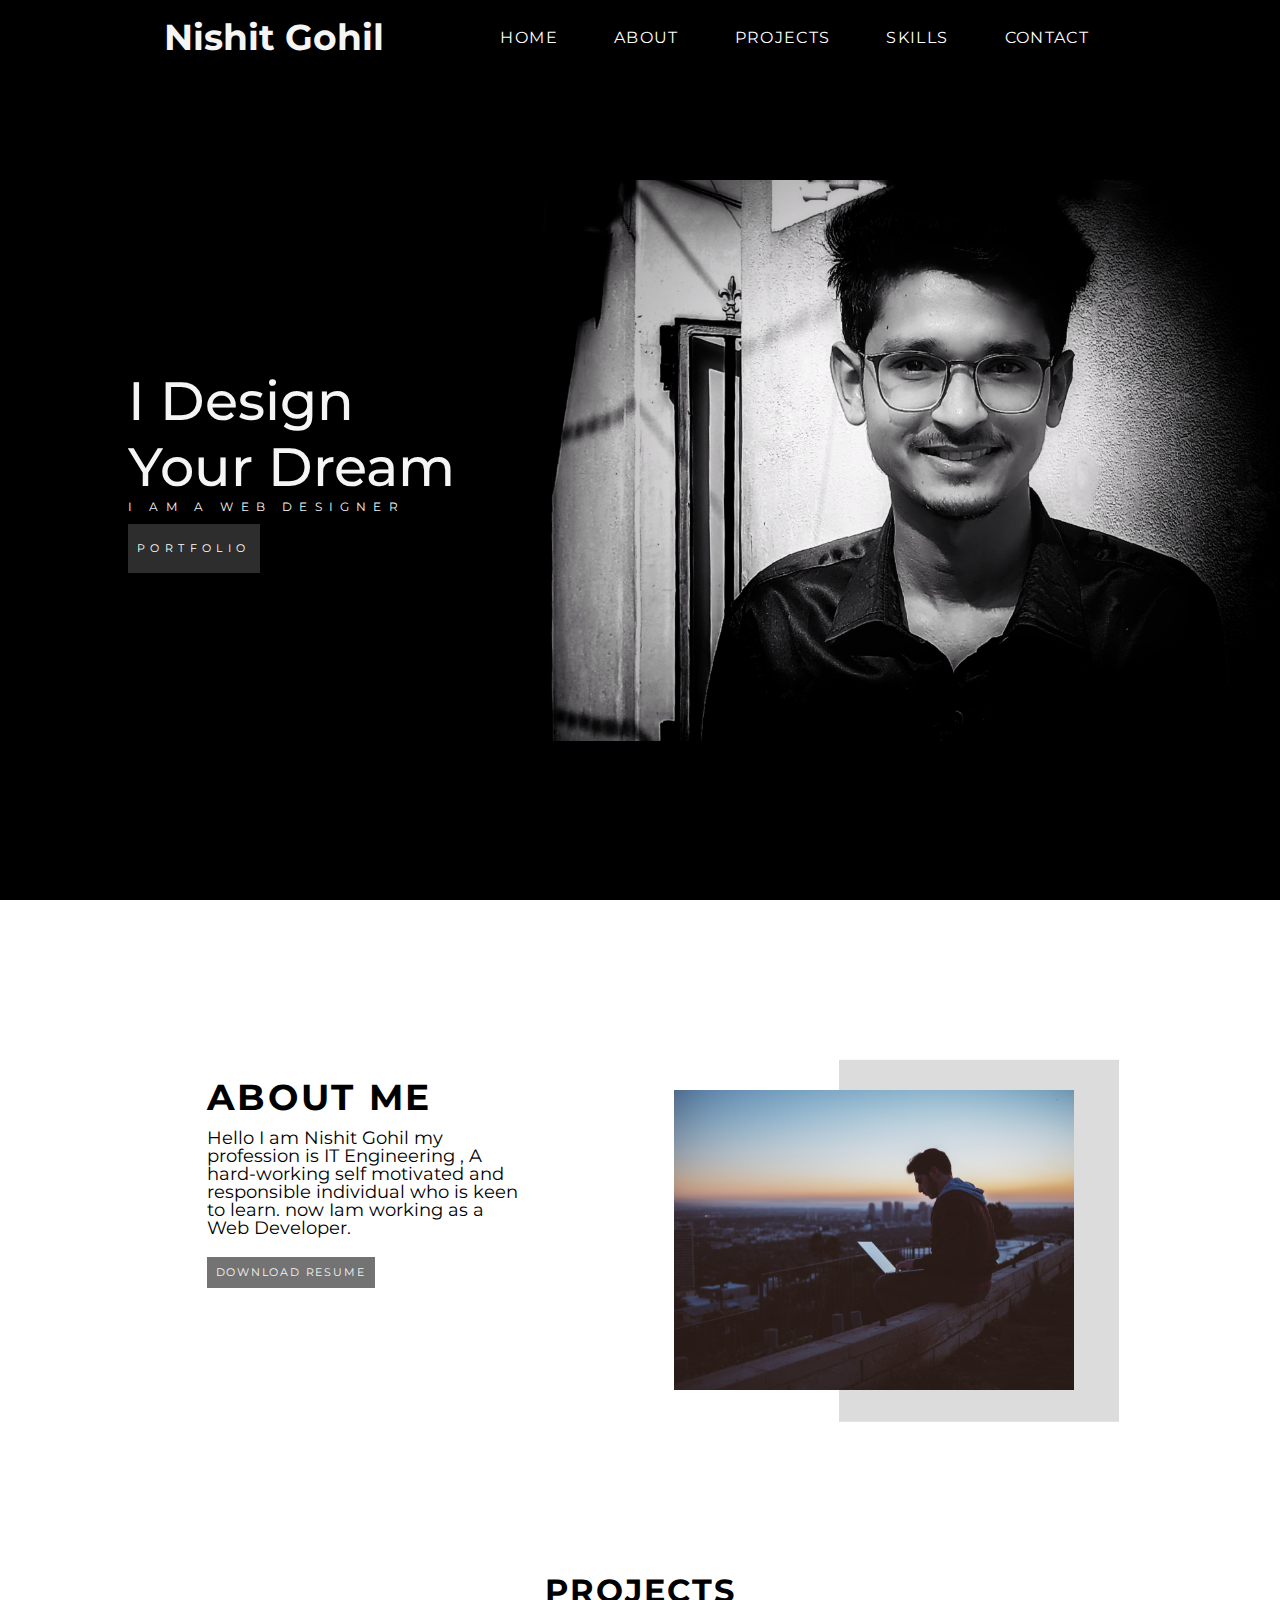
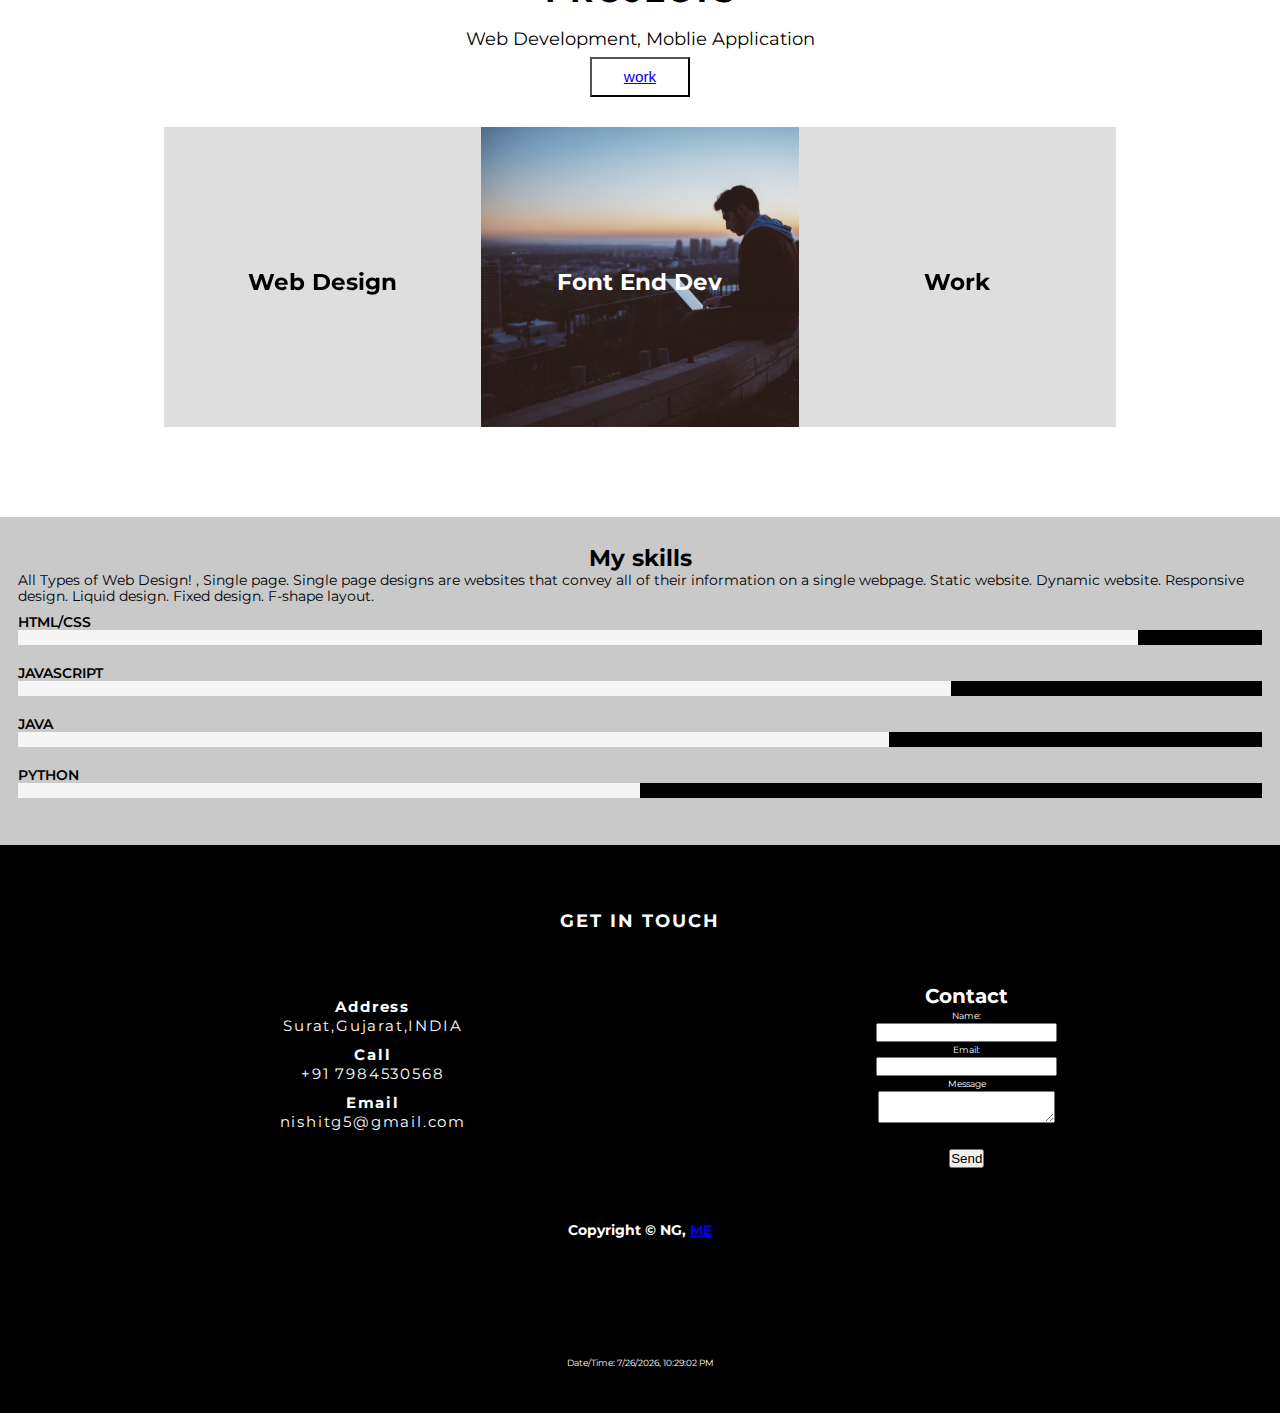
<file: index.html>
<!DOCTYPE html>
<html lang="en">

<head>
    <meta charset="UTF-8" name="viewport">
    <meta name="viewport" content="width=device-width, initial-scale=1.0">
    <title>Welcome to Nishit Gohil website</title>
    <link rel="stylesheet" href="https://cdnjs.cloudflare.com/ajax/libs/font-awesome/5.12.1/css/all.min.css" integrity="sha256-mmgLkCYLUQbXn0B1SRqzHar6dCnv9oZFPEC1g1cwlkk=" crossorigin="anonymous" />
    <link rel="stylesheet" href="style.css">
</head>

<body>
    <!-- nav-bar  -->
    <section id="nav-bar" class="container">
        <header class="nav-bar">
            <div class="brand">
                <a href="index.html" style="text-decoration: none;">
                    <h1>Nishit Gohil</h1>
                </a>
            </div>
            <div class="nav-list">
                <div class="hamburger">
                    <div class="bar"></div>
                </div>
                <ul>
                    <li><a href="#hero">Home </a></li>
                    <li><a href="#about">About</a></li>
                    <li><a href="#projects">Projects</a></li>
                    <li><a href="#skills">Skills</a></li>
                    <li><a href="#footer">Contact</a></li>
                </ul>
            </div>
        </header>
    </section>
    <!-- End nav-bar  -->

    <!-- Hero Section  -->
    <section id="hero" class="hero container">
        <div class="hero-info">
            <h1 class="hero-info-heading">I Design <br>Your Dream</h1>
            <p class="hero-info-subheading">I am a web designer</p>
            <a href="#projects" type="button" class="hero-info-button">Portfolio</a>
        </div>
        <div class="hero-img">
            <img src="./images/img-1.jpg" alt="text">
        </div>
    </section>
    <!-- End Hero Section  -->

    <!-- home Section  -->
    <section id="home" class="home container">
        <a href="#home" type="button" class="home-button"></a>
    </section>
    <!-- End home Section  -->

    <!-- About section  -->
    <section id="about" class="about container">
        <div class="about-info">
            <h1 class="about-info-heading">About Me</h1>
            <p class="about-info-desc">Hello I am Nishit Gohil my profession is IT Engineering , A hard-working self motivated and responsible individual who is keen to learn. now Iam working as a Web Developer.</p>
            <a href="./ng.pdf" type="button" class="about-info-button">Download Resume</a>
        </div>
        <div class="about-img">
            <div class="about-img-wrapper">
                <img src="./images/img-2.jpg">
            </div>
        </div>
    </section>
    <!-- End About section  -->

    <!-- project Section  -->
    <section id="projects" class="projects container">
        <div class="projects-header">
            <h1 class="projects-header-heading">projects</h1>
            <p class="projects-header-desc">Web Development, Moblie Application</p>
            <button class="btn btn-success" name="send" style="
                margin-top: 1rem;
                        display: inline-block;
                        padding: 1rem 3.5rem;
                        border-radius: 0rem;
                        font-size: 1.7rem;
                        cursor: pointer;
                        background: none;
                        color: var(--black);
                        box-shadow: var(--box-shadow);
                        text-decoration: none;
                    ">
                <a href="./work.html" type="button" class="about-info-button">work</a> </button>
        </div>
        <div class="projects-info">
            <div class="project">
                <div class="project-card">
                    <div class="project-front">
                        <i class="fa fa-palette"></i>
                        <h1 class="project-front-heading">Web Design</h1>
                    </div>
                    <div class="project-back">
                        <h1 class="project-back-heading">Web Design</h1>
                        <p class="project-back-desc">All Types of Web Design! , Single page. Single page designs are websites that convey all of their information on a single webpage. Static website. Dynamic website. Responsive design. Liquid design. Fixed design. F-shape layout.
                            Z-shape layout!</p>
                    </div>
                </div>
            </div>
            <div class="project">
                <div class="project-card">
                    <div class="project-front">
                        <i class="fa fa-laptop-code"></i>
                        <h1 class="project-front-heading">Font End Dev</h1>
                    </div>
                    <div class="project-back">
                        <h1 class="project-back-heading">Front End Dev</h1>
                        <p class="project-back-desc">HTML and CSS. JavaScript. Frameworks and Libraries. Version control. Cross-browser and device testing. Web performance optimization (WPO) Search engine optimization (SEO), Chrome DevTools. HTML5 Boilerplate. Sass. AngularJS. jQuery.
                            Visual Studio Code. Git. TypeScript.</p>
                    </div>
                </div>
            </div>
            <div class="project">
                <div class="project-card">
                    <div class="project-front">
                        <i class="fa fa-building"></i>
                        <h1 class="project-front-heading">Work</h1>
                    </div>
                    <div class="project-back">
                        <h1 class="project-back-heading">Work</h1>
                        <p class="project-back-desc">Portfolio Site, Auto Consultation Site, Moblie Application</p>
                    </div>
                </div>
            </div>
        </div>
    </section>
    <!-- End project Section  -->

    <!-- skills Section  -->
    <section id="skills" class="skills ,container">
        <div class="container">
            <div class="row">
                <div class="">
                    <h2 class="skills-heading">My skills</h2>
                </div>
                <div class="">
                    <div class="skill-desc">
                        <p>All Types of Web Design! , Single page. Single page designs are websites that convey all of their information on a single webpage. Static website. Dynamic website. Responsive design. Liquid design. Fixed design. F-shape layout.</p>
                    </div>
                </div>

                <div class="skill-box wow fadeInDown" data-wow-delay=".6s">
                    <label> HTML/CSS</label>
                    <div class="progress">
                        <div class="progress-bar" role="progress-bar" aria-valuemin="0" aria-valuenow="90" aria-valuemax="100" style="width: 90%;">
                            90%
                        </div>
                    </div>
                </div>
                <div class="skill-box wow fadeInDown" data-wow-delay=".8s">
                    <label> JavaScript </label>
                    <div class="progress">
                        <div class="progress-bar" role="progress-bar" aria-valuemin="0" aria-valuenow="65" aria-valuemax="100" style="width: 75%;">
                            75%
                        </div>
                    </div>
                </div>
                <div class="col-md-6 col-sm-6 wow fadeInRight">
                    <div class="skill-box wow fadeInDown" data-wow-delay=".2s">
                        <label> Java</label>
                        <div class="progress">
                            <div class="progress-bar" role="progress-bar" aria-valuemin="0" aria-valuenow="70" aria-valuemax="100" style="width: 70%;">
                                70%
                            </div>
                        </div>
                    </div>
                    <div class="skill-box wow fadeInDown" data-wow-delay=".4s">
                        <label> Python</label>
                        <div class="progress">
                            <div class="progress-bar" role="progress-bar" aria-valuemin="0" aria-valuenow="85" aria-valuemax="100" style="width: 50%;">
                                50%
                            </div>
    </section>
    <!-- End skills Section  -->

    <!-- Footer section  -->

    <footer id="footer" class="footer container">
        <div class="footer-contact">
            <h2 class="footer-contact-heading">Get in Touch</h2>
        </div>

        <table style="width: 100%; height: 25vh;">
            <tr>
                <td>
                    <div class="footer-contact">
                        <div class="row">
                            <div class="footer-contact-info">
                                <h4>Address</h4>
                                <p>Surat,Gujarat,INDIA</p>
                            </div>
                            <div class="footer-contact-info">
                                <h4>Call</h4>
                                <p>+91 7984530568</p>
                            </div>
                            <div class="footer-contact-info">
                                <h4>Email</h4>
                                <p>nishitg5@gmail.com</p>
                            </div>
                        </div>

                        <div class="footer-social-follow">
                            <h1 class="footer-social-follow-heading"> </h1>
                            <div class="footer-social-icon">
                                <a href="https://www.facebook.com/nishit.gohel.336"><i class="fab fa-facebook"></i></a>
                                <a href="https://www.instagram.com/nishit_gohil/"><i
                                        class="fab fa-instagram-square"></i></a>
                                <a href="https://in.linkedin.com/in/nishit-gohil-9710491a2"><i
                                        class="fab fa-linkedin"></i></a>
                                <a href="https://github.com/nishitgohil"><i class="fab fa-github"></i></a>
                            </div>
                        </div>
                    </div>
                </td>
                <td>
                    <div class="container">
                        <div class="footer-social-follow">
                            <div class="col-md-6 col-sm-6 wow fadeInRight">
                                <div class="footer,contact-box">
                                    <div class="footer,contact-form">
                                        <!-- <form class="contact-box"> -->
                                        <table>
                                            <!-- <form action="pro.php" method="POST"> -->
                                            <div class="form-group">
                                                <form id="contact-form" method="post" action="contact.php">
                                                    <tr>
                                                        <th colspan="2" style="font-size: 20px;">Contact</th>
                                                        <br><br>
                                                    </tr>
                                                    <tr>
                                                        <td><label>Name:</label></td>
                                                        <tr>
                                                            <td><input type="text" name="name" class="form-control" required></td>
                                                        </tr>
                                                    </tr>
                                            </div>
                                            <div class="form-group">
                                                <tr>
                                                    <td><label>Email:</label></td>
                                                    <tr>
                                                        <td><input type="email" name="email" class="form-control" required></td>
                                                    </tr>
                                                </tr>
                                            </div>
                                            <div class="form-group">
                                                <tr>
                                                    <td><label>Message</label></td>
                                                    <tr>
                                                        <td><textarea class="form-control" name="message" required></textarea></td>
                                                    </tr>
                                                </tr>
                                            </div>

                                            <div class="form-group, contact-box">
                                                <tr>
                                                    <td colspan="2">
                                                        <br></br>
                                                        <button class="btn btn-success" name="send">Send</button>
                                                        <!-- style="height:30px;width:100px; border:0px;" value="Mail it"> -->
                                                </tr>
                                                </form>
                                        </table>
                                        </div>
                                    </div>
                                </div>
                            </div>
                        </div>
                        </td>
            </tr>
        </table>
        <div class="footer,contact-box">
            <div class="footer"><span>
                    <h2>Copyright © NG, <a href="index.html">ME</h2></a>
                </span>
            </div>

            <div class="container,footer,footer-contact">
                <p>Date/Time: <span id="datetime"></span></p>
            </div>
            <script>
                var dt = new Date();
                document.getElementById("datetime").innerHTML = dt.toLocaleString();
            </script>
            <!-- End Footer section  -->

            <!-- .js -->
            <script src="./app.js"></script>

            <!-- End .js -->
</body>

</html>
</file>
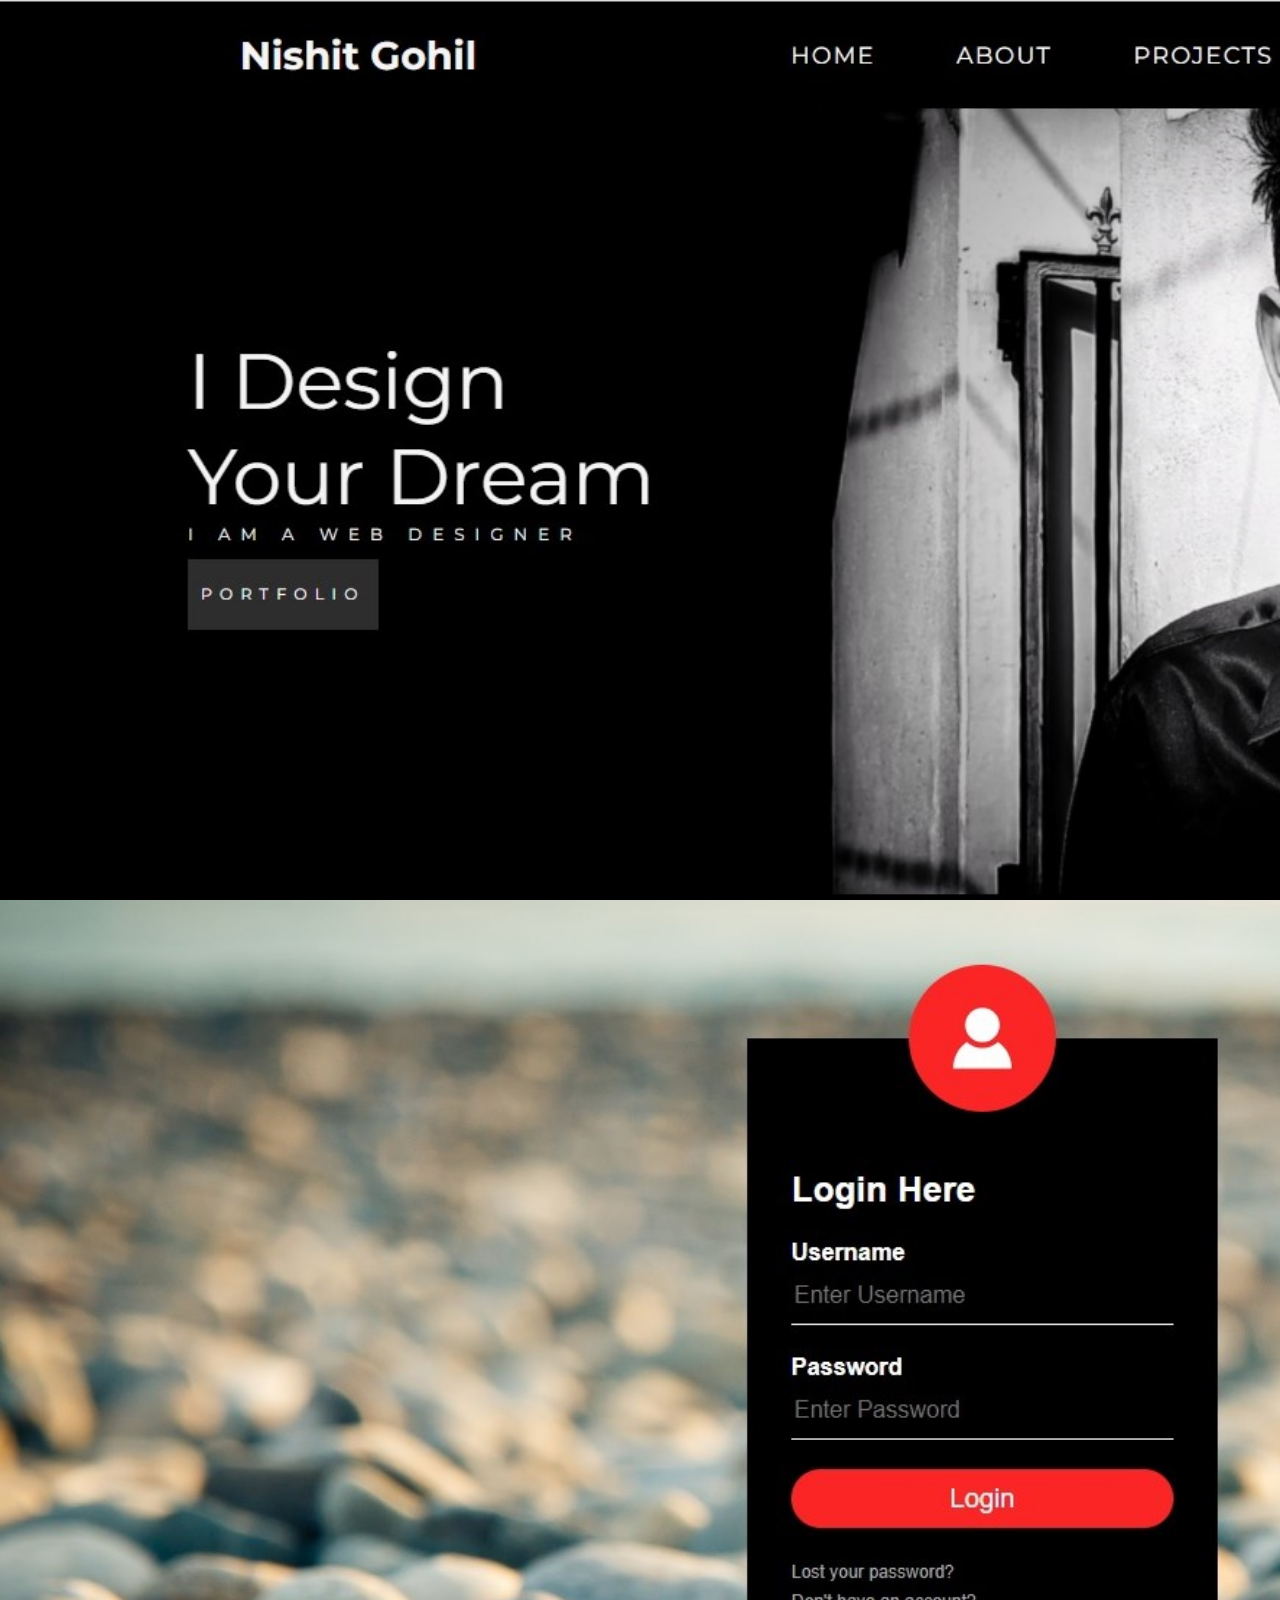
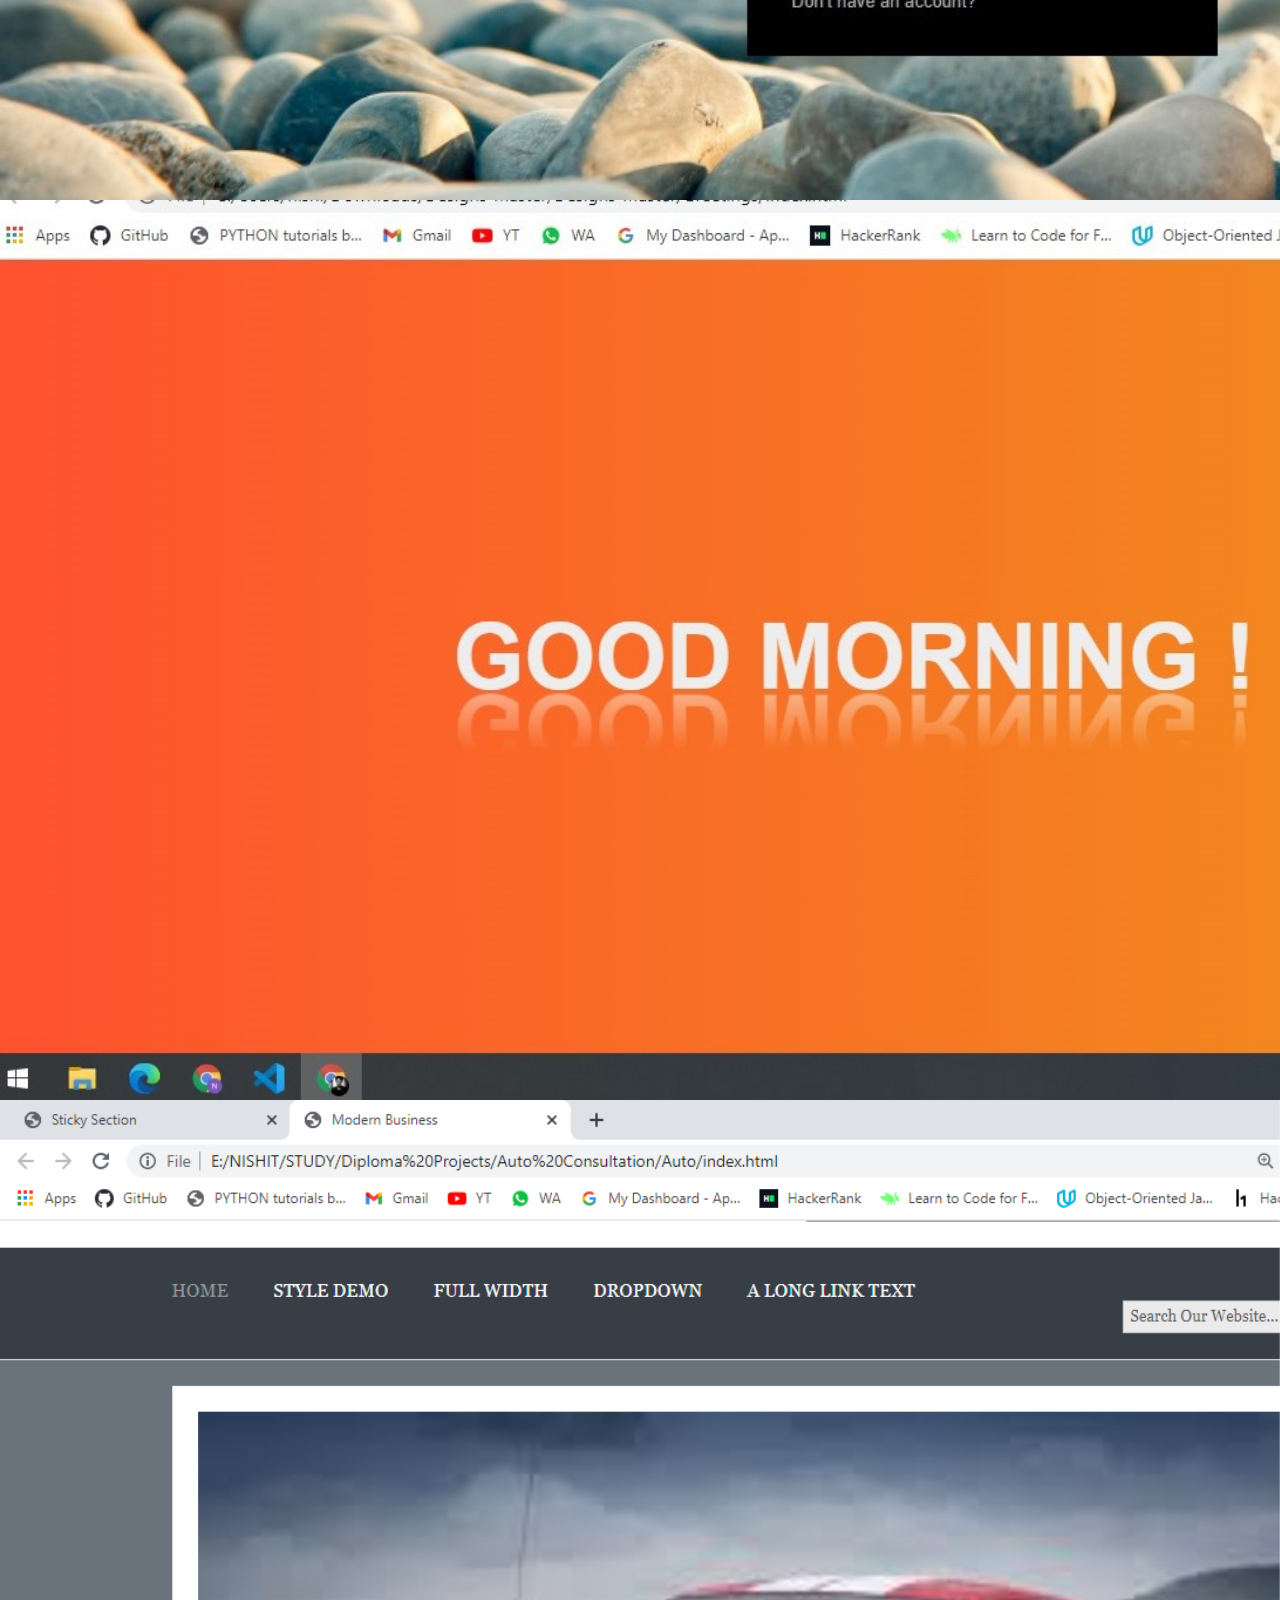
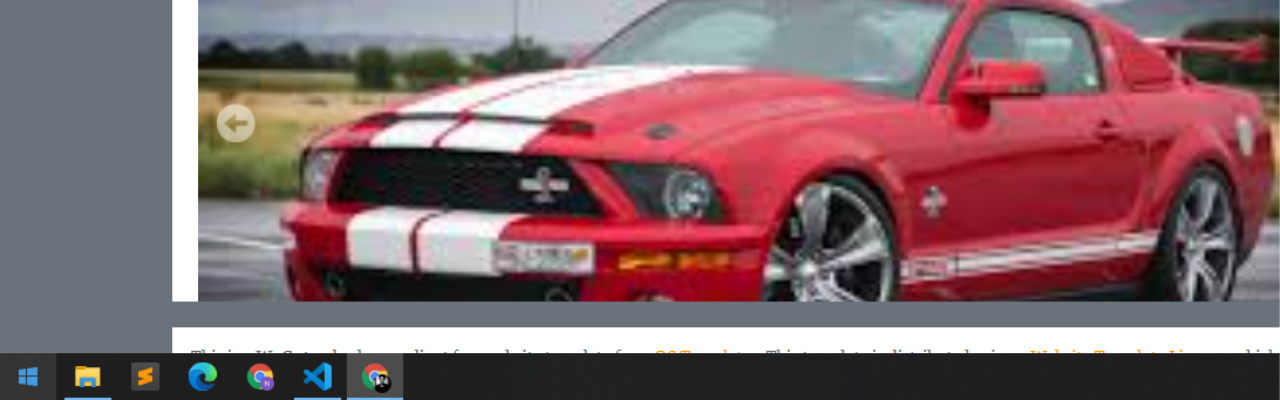
<file: work.html>
<!DOCTYPE html>
<html lang="en">

<head>
    <meta charset="UTF-8">
    <meta name="viewport" content="width=device-width, initial-scale=1.0">
    <meta http-equiv="X-UA-Compatible" content="ie=edge">
    <title>Work</title>
    <link rel="stylesheet" type="text/css" href="assets/main.css" />
</head>

<body>
    <div class="container">
        <div class="section"></div>
        <div class="section"></div>
        <div class="section"></div>
        <div class="section"></div>
        <!-- <div class="section"></div> -->
    </div>

</body>

</html>
</file>
<file: style.css>
@import url('https://fonts.googleapis.com/css?family=Montserrat:300,400,700&display=swap');
    * {
        padding: 0;
        margin: 0;
        box-sizing: border-box;
    }
    
    html {
        font-size: 9px;
        font-family: 'Montserrat', sans-serif;
        scroll-behavior: smooth;
    }
    
    .container {
        width: 100%;
        height: auto;
        display: flex;
        align-items: center;
        justify-content: center;
    }
    /* Nav Bar  */
    
    #nav-bar {
        height: auto;
        width: 100%;
        position: fixed;
        z-index: 10;
        background-color: black;
    }
    
    .nav-bar {
        background-color: black;
        left: 0;
        top: 0;
        padding: 1rem 4rem;
        width: 100%;
        display: flex;
        align-items: center;
        justify-content: space-between;
    }
    
    .nav-bar .brand a {
        font-family: 'Montserrat', sans-serif;
        font-size: 2rem;
        color: whitesmoke;
    }
    
    .nav-bar .nav-list {
        display: flex;
        align-items: center;
        justify-content: center;
    }
    
    .nav-bar .nav-list .hamburger {
        border: 1px solid white;
        border-radius: 50%;
        display: flex;
        align-items: center;
        justify-content: center;
        height: 40px;
        width: 40px;
        transition: .3s ease transform;
        cursor: pointer;
    }
    
    .nav-bar .nav-list .hamburger.active {
        transform: rotate(360deg);
    }
    
    .nav-bar .nav-list .hamburger.active .bar:before {
        top: 0;
        transform: rotate(45deg);
    }
    
    .nav-bar .nav-list .hamburger.active .bar:after {
        top: 0;
        transform: rotate(-45deg);
    }
    
    .nav-bar .nav-list .hamburger.active .bar {
        background-color: transparent;
    }
    
    .nav-bar .nav-list .hamburger .bar {
        height: 1px;
        width: 20px;
        background-color: white;
        position: relative;
        display: flex;
    }
    
    .nav-bar .nav-list .hamburger .bar::before,
    .nav-bar .nav-list .hamburger .bar::after {
        content: '';
        position: absolute;
        left: 0;
        height: 100%;
        width: 100%;
        background-color: white;
        transition: .3s ease all;
    }
    
    .nav-bar .nav-list .hamburger .bar::before {
        top: 8px;
    }
    
    .nav-bar .nav-list .hamburger .bar::after {
        bottom: 8px;
    }
    
    .nav-bar .nav-list ul {
        position: absolute;
        width: 100%;
        top: 0;
        left: 0;
        background-color: rgb(46, 45, 45);
        padding: 5rem;
        transform: translateY(-100%);
        transition: .3s ease transform;
        text-align: center;
        z-index: -1;
    }
    
    .nav-bar .nav-list ul li {
        list-style: none;
        display: block;
        position: relative;
    }
    
    .nav-bar .nav-list ul li:hover:after {
        transform: translateX(-50%) scale(1);
    }
    
    .nav-bar .nav-list ul li:after {
        content: '';
        position: absolute;
        width: 5rem;
        height: .2rem;
        background-color: white;
        left: 50%;
        transform: translateX(-50%) scale(0);
        bottom: 0;
        transition: .3s ease transform;
    }
    
    .nav-bar .nav-list ul li a {
        font-size: 1.8rem;
        text-decoration: none;
        text-transform: uppercase;
        color: white;
        display: block;
        letter-spacing: .15rem;
        padding: 2rem 3rem;
    }
    
    .nav-bar .nav-list.open ul {
        transform: translateY(90px);
    }
    /* End Nav Bar */
    /* Hero Section */
    
    .hero {
        min-height: 80vh;
        width: 100%;
        padding-top: 50px;
        justify-content: center;
        background-color: black;
        display: flex;
        flex-direction: column-reverse;
        justify-content: center;
        align-items: center;
    }
    
    .hero .hero-info {
        width: 90%;
        text-align: center;
    }
    
    .hero .hero-info .hero-info-heading {
        font-size: 3.5rem;
        font-weight: 500;
        color: whitesmoke;
    }
    
    .hero .hero-info .hero-info-subheading {
        font-size: 1.5rem;
        text-transform: uppercase;
        letter-spacing: .5rem;
        color: whitesmoke;
    }
    
    .hero .hero-info .hero-info-button {
        margin-top: 10px;
        margin-bottom: 10px;
        padding: 2rem 1rem;
        display: inline-block;
        font-size: 1.2rem;
        text-transform: uppercase;
        color: white;
        text-decoration: none;
        letter-spacing: .6rem;
        background-color: rgba(85, 85, 85, 0.534);
    }
    
    .hero .hero-img {
        height: auto;
        width: 100%;
        margin-bottom: 3rem;
    }
    
    .hero .hero-img img {
        height: 100%;
        width: 100%;
    }
    /* End Hero Section */
    /* About Section  */
    
    .about {
        width: 100%;
        min-height: 50vh;
        padding: 10rem 5rem;
        flex-direction: column;
    }
    
    .about .about-info {
        text-align: center;
    }
    
    .about .about-info .about-info-heading {
        font-size: 4rem;
        text-transform: uppercase;
        letter-spacing: .3rem;
        color: black;
    }
    
    .about .about-info .about-info-desc {
        font-size: 2rem;
        line-height: 2rem;
        margin-top: 10px;
    }
    
    .about .about-info .about-info-button {
        padding: 1rem 1rem;
        display: inline-block;
        background-color: rgba(0, 0, 0, 0.548);
        color: whitesmoke;
        text-decoration: none;
        font-size: 1.2rem;
        text-transform: uppercase;
        letter-spacing: .2rem;
        margin-top: 20px;
        margin-bottom: 20px;
    }
    
    .about .about-img {
        margin-top: 50px;
        display: block;
    }
    
    .about .about-img .about-img-wrapper {
        margin-top: 50px;
        height: auto;
        max-width: 400px;
        position: relative;
        display: inline-block;
    }
    
    .about .about-img .about-img-wrapper img {
        height: 100%;
        width: 100%;
    }
    
    .about .about-img .about-img-wrapper::after {
        position: absolute;
        content: '';
        right: -5rem;
        top: 50%;
        transform: translateY(-50%);
        width: 70%;
        height: 120%;
        background-color: rgba(34, 33, 33, 0.158);
        z-index: -1;
    }
    /* End About Section  */
    /* projects section  */
    
    .projects {
        flex-direction: column;
        min-height: 60vh;
        padding: 10rem 5rem;
    }
    
    .projects .projects-header {
        width: 100%;
        text-align: center;
    }
    
    .projects .projects-header .projects-header-heading {
        font-size: 3.5rem;
        text-transform: uppercase;
        letter-spacing: 2px;
        color: black;
    }
    
    .projects .projects-header .projects-header-desc {
        font-size: 2rem;
        line-height: 2rem;
        margin-top: 20px;
    }
    
    .projects .projects-info {
        margin-top: 30px;
        display: flex;
        align-items: center;
        justify-content: center;
        width: 100%;
        flex-direction: column;
    }
    
    .projects .projects-info .project {
        width: 100%;
        min-height: 300px;
        position: relative;
        transition: .3s ease transform;
        margin: 5px;
    }
    
    .projects .projects-info .project .project-card {
        position: absolute;
        height: 100%;
        width: 100%;
        transform-style: preserve-3d;
        transition: .3s ease transform;
        display: block;
    }
    
    .projects .projects-info .project .project-card .project-front,
    .projects .projects-info .project .project-card .project-back {
        position: absolute;
        left: 0;
        top: 0;
        height: 100%;
        width: 100%;
        backface-visibility: hidden;
        display: flex;
        flex-direction: column;
        align-items: center;
        justify-content: center;
        background-color: rgba(0, 0, 0, 0.13);
        padding: 10px;
    }
    
    .projects .projects-info .project .project-card .project-back {
        transform: rotateY(180deg);
    }
    
    .projects .projects-info .project .project-card .project-front i {
        font-size: 4rem;
        color: black;
        margin-bottom: 10px;
    }
    
    .projects .projects-info .project .project-card .project-front .project-front-heading,
    .projects .projects-info .project .project-card .project-back .project-back-heading {
        font-size: 2.5rem;
        text-transform: capitalize;
    }
    
    .projects .projects-info .project:hover .project-card {
        transform: rotateY(180deg);
    }
    
    .projects .projects-info .project .project-card .project-back .project-back-desc {
        font-size: 1.3rem;
        margin-top: 10px;
        text-align: center;
    }
    /* .projects .projects-info .project:nth-child(1) .project-card .project-front {
        background-image: url(./images/img-4.jpg);
        background-size: cover;
        position: relative;
        color: white;
    } */
    
    .projects .projects-info .project:nth-child(2) .project-card .project-front {
        background-image: url(./images/img-2.jpg);
        background-size: cover;
        position: relative;
        color: white;
    }
    
    .projects .projects-info .project:nth-child(2) .project-card .project-front::after {
        content: '';
        position: absolute;
        left: 0;
        top: 0;
        height: 100%;
        width: 100%;
        background-color: rgba(0, 0, 0, 0.274);
        z-index: -1;
    }
    
    .projects .projects-info .project:nth-child(2) .project-card .project-front i {
        color: white;
    }
    /* End projects section  */
    /* skills Section  */
    
    .skills {
        min-height: 10vh;
        flex-direction: column;
        width: 100%;
        background-color: rgba(0, 0, 0, 0.212);
        padding: 3rem 2rem;
    }
    
    .skill-desc {
        font-size: 1.5rem;
        color: black;
        margin-bottom: 10px;
    }
    
    .skills .skills-heading {
        color: black;
        font-size: 2.5rem;
        text-align: center;
    }
    
    .skill-box {
        margin-bottom: 1px;
    }
    
    .skill-box label {
        font-size: 1.5rem;
        text-transform: uppercase;
        margin-bottom: 4px;
        font-weight: 600;
        color: black;
    }
    
    .progress {
        height: 15px;
        margin-bottom: 20px;
        overflow: hidden;
        background-color: black;
        border-radius: 0px;
        box-shadow: none;
    }
    
    .progress-bar {
        box-shadow: none;
        background-color: whitesmoke;
        text-align: right;
        font-weight: 700;
        font-size: 120px;
        padding-right: 10px;
        padding-top: 0px;
    }
    /* End skills Section  */
    /* Footer section  */
    
    .footer {
        min-height: 20vh;
        width: 100%;
        background-color: black;
        color: white;
        flex-direction: column;
        text-align: center;
        padding: 5rem;
        margin-bottom: auto;
        margin-top: auto;
    }
    
    .footer .footer-contact {
        padding: 20px;
    }
    
    .footer .footer-contact .footer-contact-heading {
        font-size: 2rem;
        text-transform: uppercase;
        letter-spacing: 2px;
        margin-bottom: auto;
    }
    
    .footer .footer-contact .footer-contact-info {
        font-size: 1.7rem;
        padding-top: 10px;
        letter-spacing: .2rem;
    }
    
    .footer .footer-social-follow .footer-social-icon a {
        color: white;
        font-size: 3rem;
        margin: .4rem;
        display: inline-block;
    }
    
    .footer .footer-button {
        font-size: 1rem;
        padding-top: 0px;
        letter-spacing: 2rem;
    }
    
    .footer-button-info {
        font-size: 100px;
        padding-top: 0px;
        letter-spacing: 2rem;
    }
    /* End Footer section  */
    /* form section */
    
    .contact-box {
        margin-bottom: 1px;
    }
    
    .contact-box .form-group {
        margin-bottom: 4px;
    }
    
    .contact-box label {
        color: whitesmoke;
        margin-bottom: 1px;
        font-size: 14px;
    }
    
    .contact-box .form-control {
        height: 21px;
    }
    
    .contact-form .btn-default {
        background: black;
    }
    /* End form section */
    /* Media query for desktop and tab  */
    
    @media only screen and (min-width: 768px) {
        .nav-bar .nav-list .hamburger {
            display: none;
        }
        .nav-bar {
            width: 80%;
        }
        .nav-bar .nav-list ul {
            transform: translateX(0);
            position: initial;
            padding: 0;
            z-index: initial;
            background-color: transparent;
        }
        .nav-bar .nav-list ul li {
            display: inline-block;
        }
        .hero {
            height: 100vh;
            flex-direction: row;
            padding-left: 10%;
            justify-content: center;
            align-items: center;
        }
        .hero .hero-info {
            max-width: 30%;
            text-align: left;
        }
        .hero .hero-info .hero-info-subheading {
            font-size: 1.3rem;
            letter-spacing: .5rem;
        }
        .hero .hero-img {
            min-width: 400px;
            max-width: 1000px;
        }
        .about {
            width: 80%;
            margin: 0 auto;
            flex-direction: row;
        }
        .about .about-info {
            width: 50%;
            text-align: left;
            padding-right: 17rem;
        }
        .projects .projects-header .projects-header-desc {
            max-width: 500px;
            padding-top: 20px;
            margin: 0 auto;
        }
        .projects .projects-info {
            flex-direction: row;
            width: 80%;
        }
        .projects .projects-info .project {
            margin: 0;
        }
    }
    /* End Media query for desktop and tab  */
    /* Media Query For Desktop Only  */
    
    @media only screen and (min-width: 1200px) {
        .hero .hero-info .hero-info-heading {
            font-size: 6rem;
        }
        .hero .hero-info .hero-info-subheading {
            letter-spacing: .8rem;
        }
    }
    /* End Media Query For Desktop Only  */
</file>
<file: assets/main.css>
@import url('https://fonts.googleapis.com/css?family=Pacifico');
body {
    margin: 0;
    padding: 0;
}

body::-webkit-scrollbar {
    width: 0px;
}

.container {
    position: relative;
    width: 100%;
}

.container .section {
    position: sticky;
    top: 0;
    width: 100%;
    height: 100vh;
    background: #000;
}

.container .section:nth-child(1) {
    background: url(images/1.jpg);
    background-size: cover;
}

.container .section:nth-child(2) {
    background: url(images/2.jpg);
    background-size: cover;
}

.container .section:nth-child(3) {
    background: url(images/3.jpg);
    background-size: cover;
}

.container .section:nth-child(4) {
    background: url(images/4.jpg);
    background-size: cover;
}


/* .container .section:nth-child(5) {
    background: url(images/tom.jpg);
    background-size: cover;
} */

footer {
    top: 95%;
    left: 93.5%;
    position: absolute;
    font-family: 'Pacifico', cursive;
}
</file>
